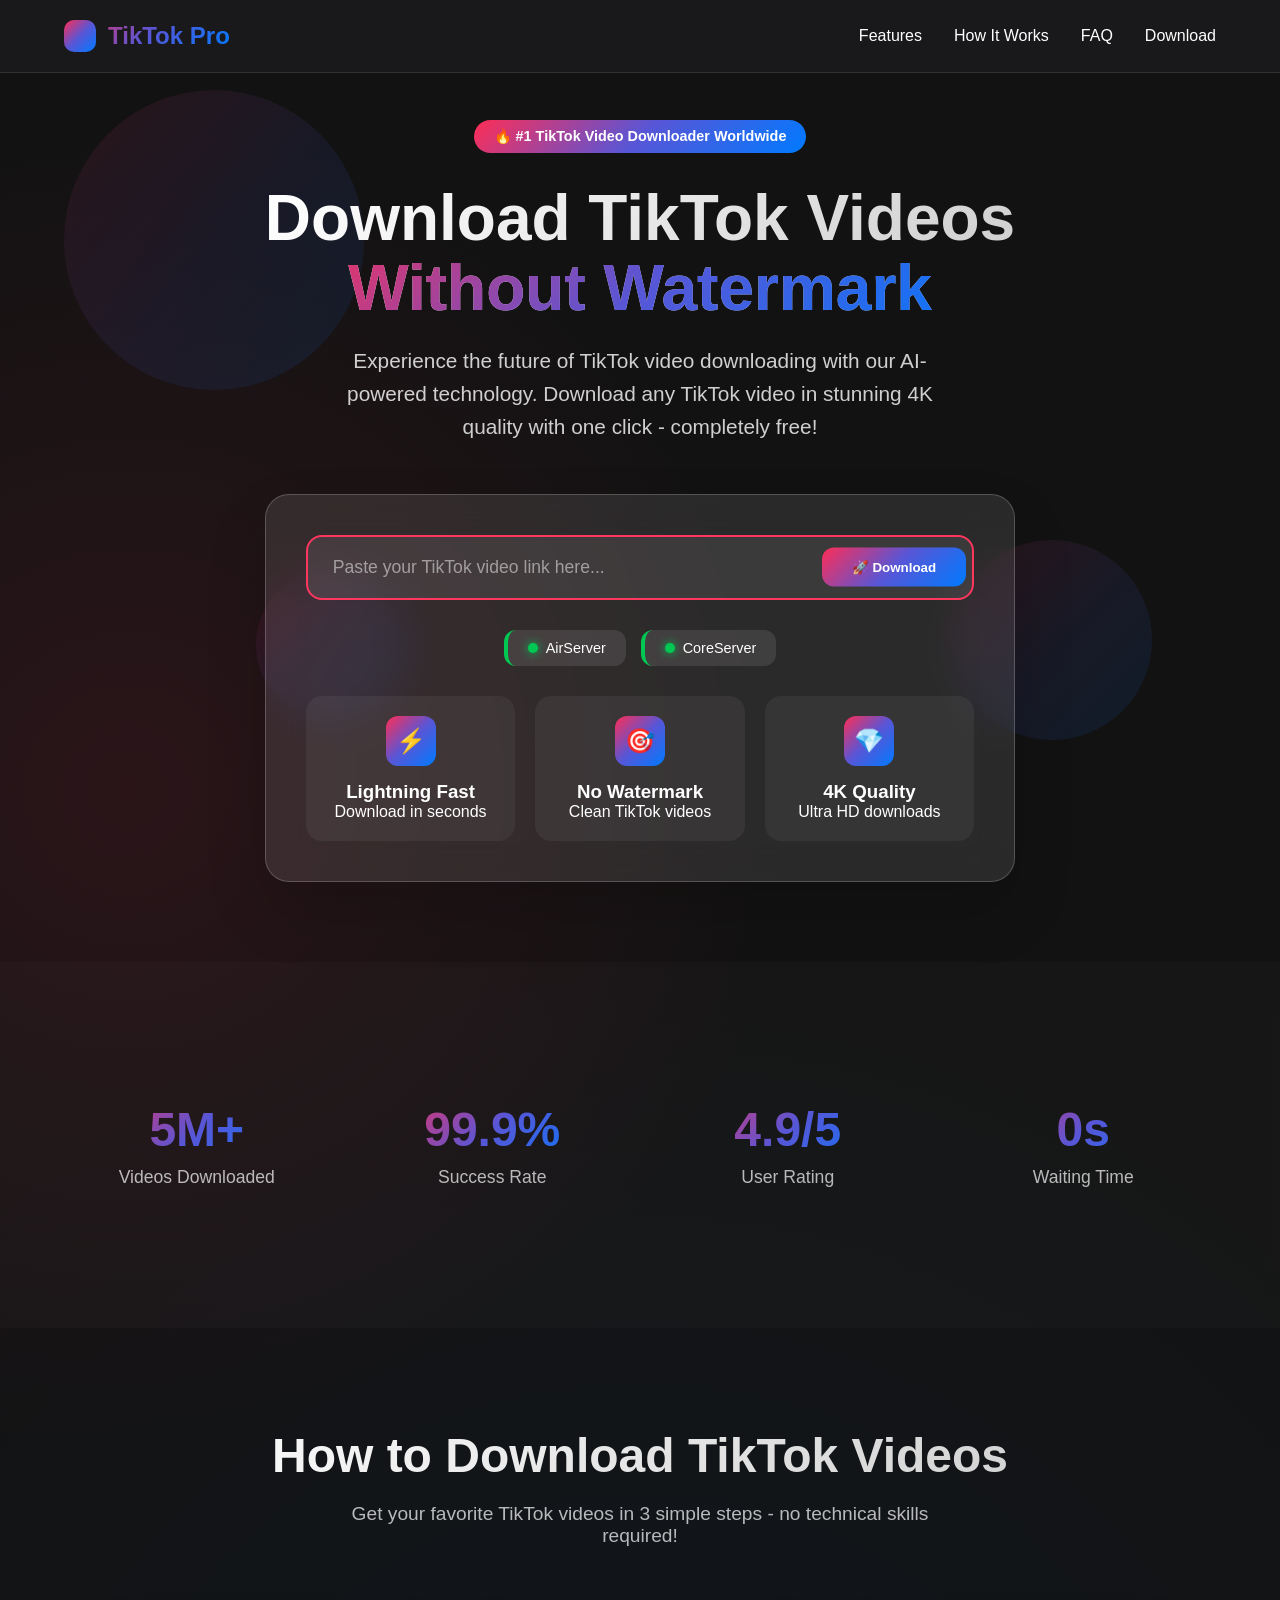
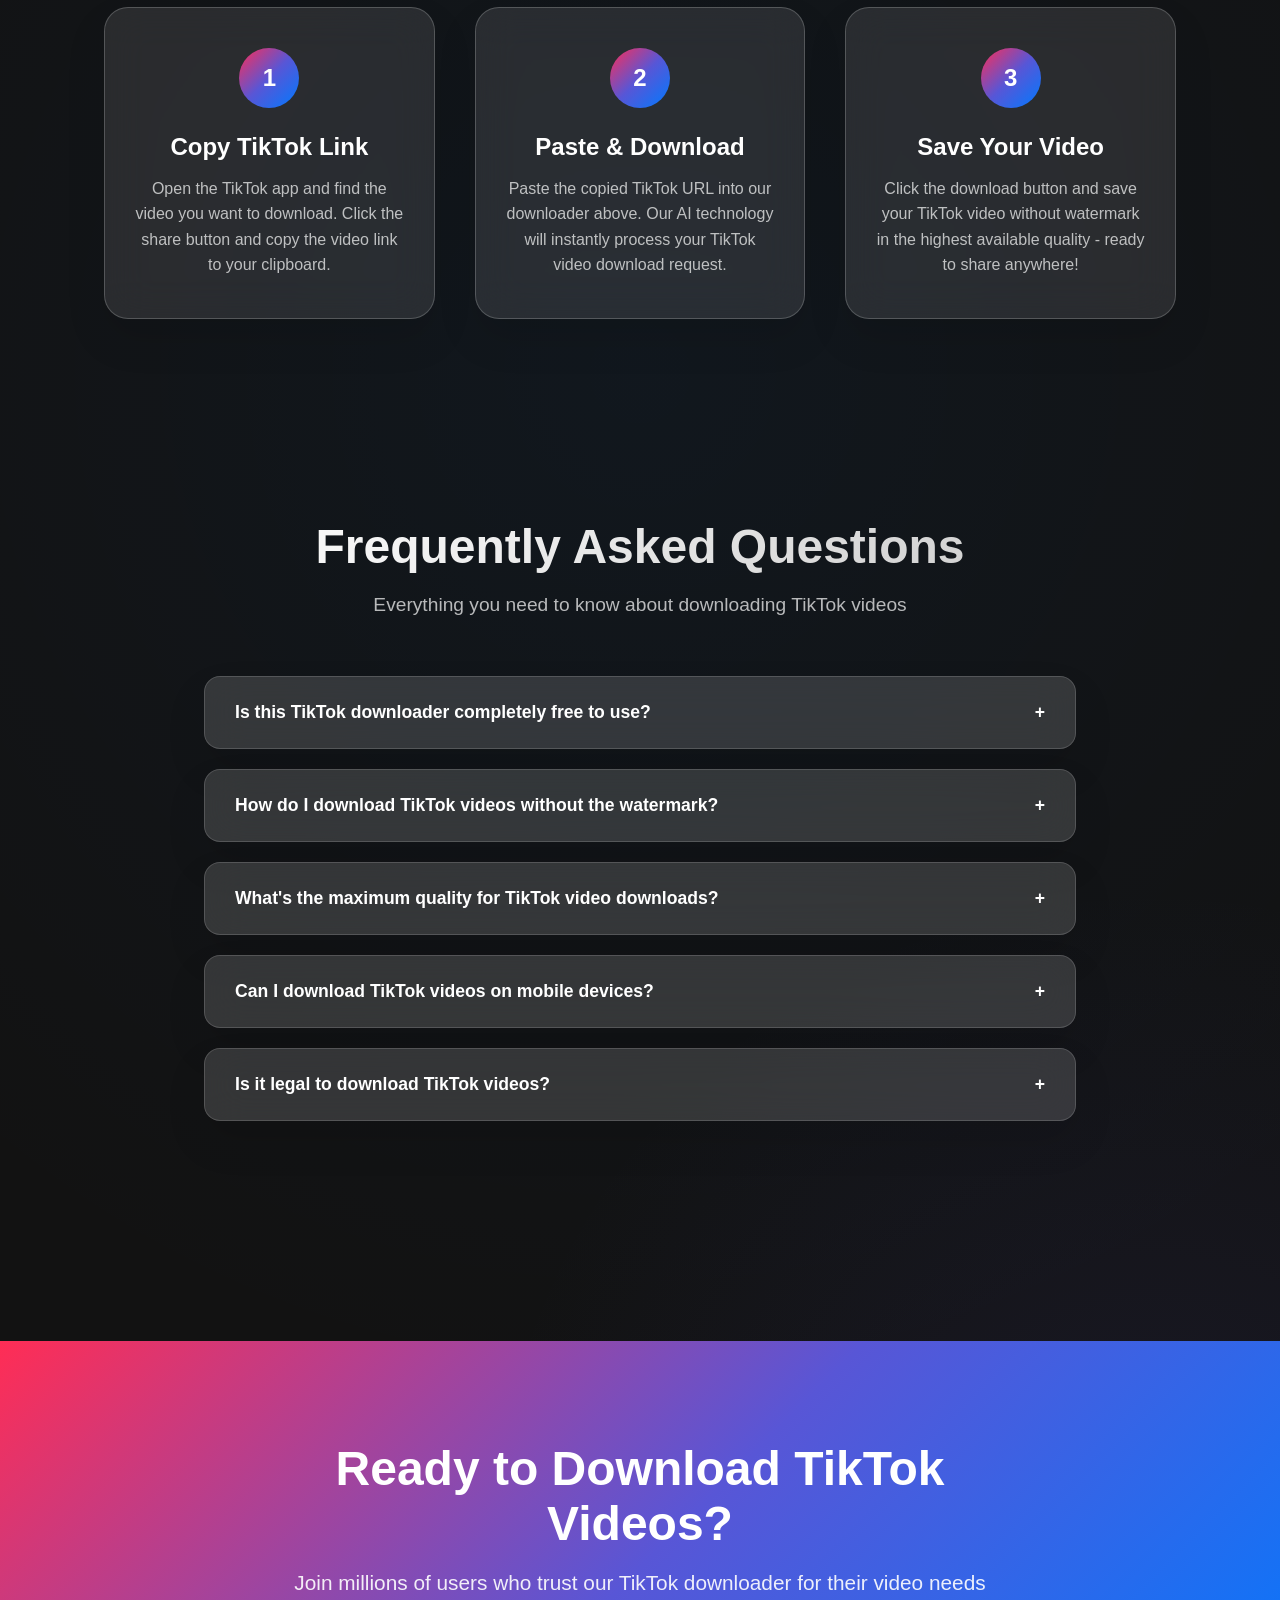
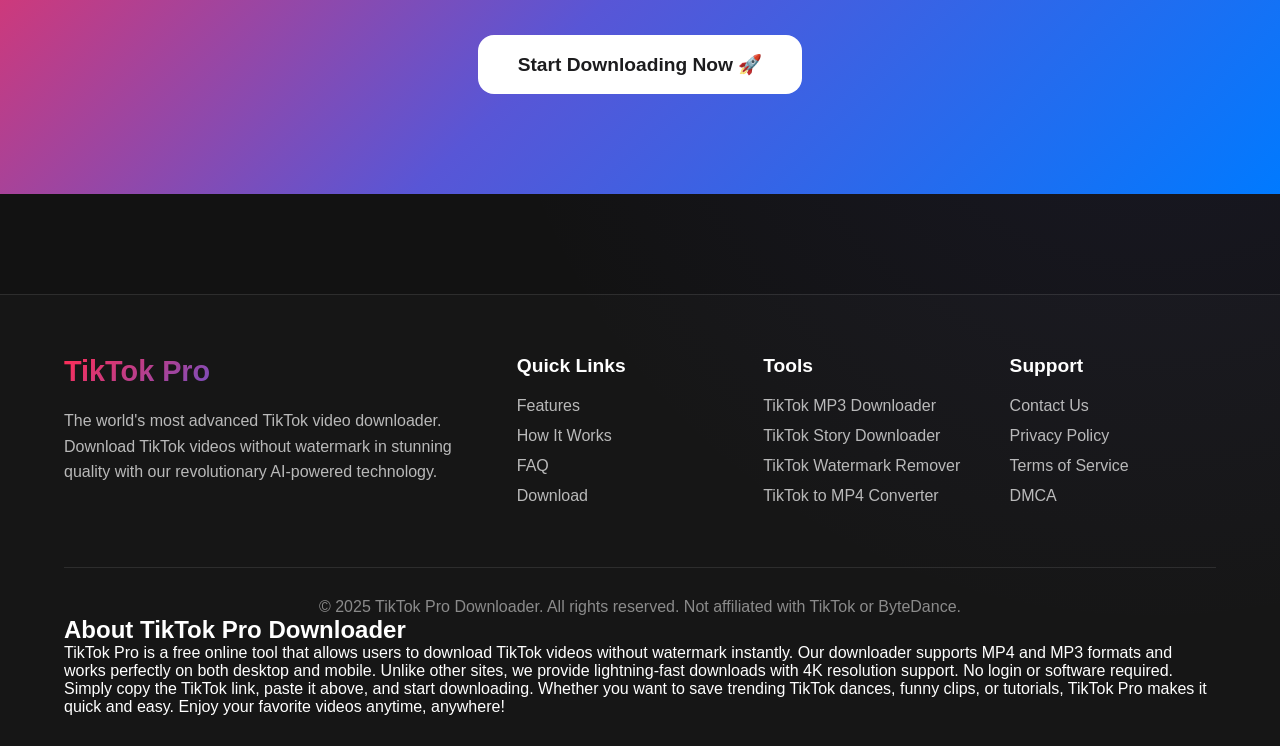
<file: index.html>
<!DOCTYPE html>
<html lang="en" dir="ltr">
<head>
    <!-- Google tag (gtag.js) -->
<script async src="https://www.googletagmanager.com/gtag/js?id=G-RECQMVKDXV"></script>
<script>
  window.dataLayer = window.dataLayer || [];
  function gtag(){dataLayer.push(arguments);}
  gtag('js', new Date());

  gtag('config', 'G-RECQMVKDXV');
</script>
    <meta name="google-site-verification" content="lVMtkhJx00oUNc1hNeSkJtUrA5D8DQFoH2conZ3Y4zc" />
    <meta charset="UTF-8">
    <meta name="viewport" content="width=device-width, initial-scale=1.0">
    <meta name="description" content="Revolutionary TikTok Video Downloader - Download TikTok videos without watermark in 4K Ultra HD quality. Fastest TikTok to MP4 converter with AI-powered technology. Save TikTok videos with one click - No limits, no registration, completely free!">
    <meta name="keywords" content="tiktok downloader, tiktok video downloader, tiktok to mp4, download tiktok videos, download tiktok video, tiktok mp4 downloader, tiktok mp4 download, save tiktok video, tiktok download without watermark, tiktokto mp4, tiktokdownloadvideo, sss tiktoj, snaptik spp, save tik tok com, load video tiktok, downloadtiktok com, downloaders tik tok, tiktok free download, tiktok watermark remover free, download tiktok video without watermark, download tiktok without water, dow tiktok without watermark, daolnwod tiktok, save tiktok without watermark, downl9ad tiktok, dow video tiktok, snaptik tiktok downloader, tiktok to mp3, save tiktok video, down video tiktok, tiktok downloader no watermark, snaptiktok, downl9ad tiktok, sss tiktok, tiktok to mp4, remove tiktok watermark free, tiktok download pc, tiktok saver, tiktok downloader app, save tiktok, download tiktok without watermark, tiktok watermark remover, tiktok download video, download video tiktok, tiktokvideodownload com, tik video download, tik tokvideo download, tik tok video dow, tik tik downloader, download tik videos, daolnwod tiktok video, tiktokvideodownload, snaptiks, downloadtiktokvideo com, tiktok dow, snap tik, tiktokdownload, download tiktok video, tiktok video downloader, sss tiktok download, ssstiktok download, sss tik tok, tikmate, ssstiktok hd, tikmate hd, tiktok downloader hd, tiktok mate, tikdownloader, tiktok video download hd, tiktok video download without watermark, tik tok video download, sss tiktok io, tiktok video download 4k">
    <meta name="author" content="TikTok Pro Downloader">
    <title>🚀 TikTok Pro Downloader - Download TikTok Videos in 4K Without Watermark</title>
    
    <!-- Structured Data for SEO -->
    <script type="application/ld+json">
    {
        "@context": "https://schema.org",
        "@type": "WebApplication",
        "name": "TikTok Pro Downloader",
        "description": "Revolutionary TikTok Video Downloader with AI-powered technology. Download TikTok videos without watermark in 4K Ultra HD quality",
        "applicationCategory": "UtilityApplication",
        "operatingSystem": "Any",
        "offers": {
            "@type": "Offer",
            "price": "0",
            "priceCurrency": "USD"
        },
        "aggregateRating": {
            "@type": "AggregateRating",
            "ratingValue": "4.9",
            "ratingCount": "15842"
        }
    }
    </script>

    <style>
        :root {
            --primary: #FF2D55;
            --secondary: #5856D6;
            --accent: #FF375F;
            --dark: #1C1C1E;
            --darker: #121212;
            --light: #F2F2F7;
            --gradient: linear-gradient(135deg, #FF2D55 0%, #5856D6 50%, #007AFF 100%);
            --glass: rgba(255, 255, 255, 0.1);
            --glass-border: rgba(255, 255, 255, 0.2);
            --shadow: 0 20px 40px rgba(0, 0, 0, 0.1);
            --shadow-lg: 0 30px 60px rgba(0, 0, 0, 0.15);
        }

        * {
            margin: 0;
            padding: 0;
            box-sizing: border-box;
            font-family: 'SF Pro Display', -apple-system, BlinkMacSystemFont, 'Segoe UI', Roboto, sans-serif;
        }

        body {
            background: var(--darker);
            color: white;
            min-height: 100vh;
            overflow-x: hidden;
            background-image: 
                radial-gradient(circle at 10% 20%, rgba(255, 45, 85, 0.1) 0%, transparent 20%),
                radial-gradient(circle at 90% 80%, rgba(88, 86, 214, 0.1) 0%, transparent 20%),
                radial-gradient(circle at 50% 50%, rgba(0, 122, 255, 0.05) 0%, transparent 50%);
        }

        /* Floating Background Elements */
        .floating-elements {
            position: fixed;
            top: 0;
            left: 0;
            width: 100%;
            height: 100%;
            pointer-events: none;
            z-index: -1;
        }

        .floating-element {
            position: absolute;
            background: var(--gradient);
            border-radius: 50%;
            opacity: 0.1;
            animation: float 20s infinite linear;
        }

        .floating-element:nth-child(1) { width: 300px; height: 300px; top: 10%; left: 5%; animation-delay: 0s; }
        .floating-element:nth-child(2) { width: 200px; height: 200px; top: 60%; right: 10%; animation-delay: -5s; }
        .floating-element:nth-child(3) { width: 150px; height: 150px; bottom: 20%; left: 20%; animation-delay: -10s; }

        @keyframes float {
            0%, 100% { transform: translateY(0px) rotate(0deg); }
            25% { transform: translateY(-20px) rotate(90deg); }
            50% { transform: translateY(0px) rotate(180deg); }
            75% { transform: translateY(20px) rotate(270deg); }
        }

        /* Glass Morphism Container */
        .glass-container {
            background: var(--glass);
            backdrop-filter: blur(20px);
            border: 1px solid var(--glass-border);
            border-radius: 24px;
            box-shadow: var(--shadow);
        }

        /* Header */
        .main-header {
            padding: 20px 5%;
            position: fixed;
            top: 0;
            width: 100%;
            z-index: 1000;
            background: rgba(28, 28, 30, 0.8);
            backdrop-filter: blur(20px);
            border-bottom: 1px solid rgba(255, 255, 255, 0.1);
        }

        .nav-container {
            max-width: 1400px;
            margin: 0 auto;
            display: flex;
            justify-content: space-between;
            align-items: center;
        }

        .logo {
            display: flex;
            align-items: center;
            gap: 12px;
            font-size: 1.5rem;
            font-weight: 700;
            background: var(--gradient);
            -webkit-background-clip: text;
            background-clip: text;
            color: transparent;
        }

        .logo-icon {
            width: 32px;
            height: 32px;
            background: var(--gradient);
            border-radius: 10px;
            display: flex;
            align-items: center;
            justify-content: center;
        }

        .nav-links {
            display: flex;
            gap: 32px;
            list-style: none;
        }

        .nav-links a {
            color: white;
            text-decoration: none;
            font-weight: 500;
            transition: all 0.3s ease;
            position: relative;
        }

        .nav-links a:hover {
            color: var(--accent);
        }

        .nav-links a::after {
            content: '';
            position: absolute;
            bottom: -5px;
            left: 0;
            width: 0;
            height: 2px;
            background: var(--gradient);
            transition: width 0.3s ease;
        }

        .nav-links a:hover::after {
            width: 100%;
        }

        /* Hero Section */
        .hero {
            min-height: 100vh;
            display: flex;
            align-items: center;
            justify-content: center;
            padding: 120px 5% 80px;
            position: relative;
        }

        .hero-content {
            max-width: 1200px;
            text-align: center;
            z-index: 2;
        }

        .hero-badge {
            display: inline-block;
            background: var(--gradient);
            padding: 8px 20px;
            border-radius: 50px;
            font-size: 0.9rem;
            font-weight: 600;
            margin-bottom: 30px;
            animation: pulse 2s infinite;
        }

        @keyframes pulse {
            0%, 100% { transform: scale(1); }
            50% { transform: scale(1.05); }
        }

        .hero-title {
            font-size: 4rem;
            font-weight: 800;
            margin-bottom: 20px;
            background: linear-gradient(135deg, #fff 0%, #ccc 100%);
            -webkit-background-clip: text;
            background-clip: text;
            color: transparent;
            line-height: 1.1;
        }

        .hero-subtitle {
            font-size: 1.3rem;
            color: rgba(255, 255, 255, 0.8);
            margin-bottom: 50px;
            max-width: 600px;
            margin-left: auto;
            margin-right: auto;
            line-height: 1.6;
        }

        /* Download Box */
        .download-box {
            max-width: 800px;
            margin: 0 auto;
            padding: 40px;
            background: var(--glass);
            backdrop-filter: blur(20px);
            border: 1px solid var(--glass-border);
            border-radius: 24px;
            box-shadow: var(--shadow-lg);
        }

        .url-input-container {
            position: relative;
            margin-bottom: 30px;
        }

        .url-input {
            width: 100%;
            padding: 20px 140px 20px 25px;
            background: rgba(255, 255, 255, 0.05);
            border: 2px solid rgba(255, 255, 255, 0.1);
            border-radius: 16px;
            color: white;
            font-size: 1.1rem;
            transition: all 0.3s ease;
        }

        .url-input:focus {
            outline: none;
            border-color: var(--accent);
            background: rgba(255, 255, 255, 0.08);
        }

        .url-input::placeholder {
            color: rgba(255, 255, 255, 0.5);
        }

        .download-btn {
            position: absolute;
            right: 8px;
            top: 50%;
            transform: translateY(-50%);
            background: var(--gradient);
            border: none;
            padding: 12px 30px;
            border-radius: 12px;
            color: white;
            font-weight: 600;
            cursor: pointer;
            transition: all 0.3s ease;
            display: flex;
            align-items: center;
            gap: 8px;
        }

        .download-btn:hover {
            transform: translateY(-50%) scale(1.05);
            box-shadow: 0 10px 25px rgba(255, 45, 85, 0.3);
        }

        .features-grid {
            display: grid;
            grid-template-columns: repeat(3, 1fr);
            gap: 20px;
            margin-top: 30px;
        }

        .feature-card {
            padding: 20px;
            background: rgba(255, 255, 255, 0.05);
            border-radius: 16px;
            text-align: center;
            transition: all 0.3s ease;
        }

        .feature-card:hover {
            transform: translateY(-5px);
            background: rgba(255, 255, 255, 0.08);
        }

        .feature-icon {
            width: 50px;
            height: 50px;
            margin: 0 auto 15px;
            background: var(--gradient);
            border-radius: 12px;
            display: flex;
            align-items: center;
            justify-content: center;
            font-size: 1.5rem;
        }

        /* Status and Results */
        .status-section {
            margin-top: 30px;
            text-align: center;
        }

        .server-status {
            display: flex;
            justify-content: center;
            gap: 15px;
            margin-bottom: 20px;
            flex-wrap: wrap;
        }

        .server-item {
            padding: 10px 20px;
            background: rgba(255, 255, 255, 0.1);
            border-radius: 12px;
            font-size: 0.9rem;
            display: flex;
            align-items: center;
            gap: 8px;
        }

        .server-online {
            border-left: 4px solid #00c853;
        }

        .server-offline {
            border-left: 4px solid #ff1744;
        }

        .status-indicator {
            width: 10px;
            height: 10px;
            border-radius: 50%;
            display: inline-block;
        }

        .online {
            background: #00c853;
            box-shadow: 0 0 10px #00c853;
        }

        .offline {
            background: #ff1744;
        }

        .loading {
            display: none;
            text-align: center;
            margin: 20px 0;
        }

        .loading-spinner {
            border: 4px solid rgba(255, 255, 255, 0.3);
            border-radius: 50%;
            border-top: 4px solid var(--accent);
            width: 50px;
            height: 50px;
            animation: spin 1s linear infinite;
            margin: 0 auto 15px;
        }

        @keyframes spin {
            0% { transform: rotate(0deg); }
            100% { transform: rotate(360deg); }
        }

        .error-message {
            display: none;
            background: rgba(244, 67, 54, 0.1);
            padding: 15px;
            border-radius: 12px;
            color: #ff5252;
            margin: 15px 0;
            border-left: 4px solid #ff5252;
        }

        .result-section {
            display: none;
            background: rgba(255, 255, 255, 0.05);
            padding: 30px;
            border-radius: 16px;
            margin-top: 30px;
            text-align: center;
        }

        .video-preview {
            width: 100%;
            max-width: 400px;
            border-radius: 12px;
            margin: 20px 0;
            background: #000;
            box-shadow: 0 10px 30px rgba(0, 0, 0, 0.3);
        }

        .method-indicator {
            background: rgba(0, 200, 83, 0.1);
            padding: 10px 20px;
            border-radius: 50px;
            display: inline-block;
            margin: 15px 0;
            border: 1px solid rgba(0, 200, 83, 0.3);
        }

        /* Stats Section */
        .stats-section {
            padding: 100px 5%;
            background: rgba(255, 255, 255, 0.02);
        }

        .stats-grid {
            display: grid;
            grid-template-columns: repeat(4, 1fr);
            gap: 30px;
            max-width: 1200px;
            margin: 0 auto;
        }

        .stat-card {
            text-align: center;
            padding: 40px 20px;
        }

        .stat-number {
            font-size: 3rem;
            font-weight: 800;
            background: var(--gradient);
            -webkit-background-clip: text;
            background-clip: text;
            color: transparent;
            margin-bottom: 10px;
        }

        .stat-label {
            color: rgba(255, 255, 255, 0.7);
            font-size: 1.1rem;
        }

        /* How It Works */
        .how-it-works {
            padding: 100px 5%;
            max-width: 1200px;
            margin: 0 auto;
        }

        .section-title {
            text-align: center;
            font-size: 3rem;
            font-weight: 800;
            margin-bottom: 20px;
            background: linear-gradient(135deg, #fff 0%, #ccc 100%);
            -webkit-background-clip: text;
            background-clip: text;
            color: transparent;
        }

        .section-subtitle {
            text-align: center;
            font-size: 1.2rem;
            color: rgba(255, 255, 255, 0.7);
            margin-bottom: 60px;
            max-width: 600px;
            margin-left: auto;
            margin-right: auto;
        }

        .steps-container {
            display: grid;
            grid-template-columns: repeat(3, 1fr);
            gap: 40px;
        }

        .step-card {
            padding: 40px 30px;
            text-align: center;
            position: relative;
        }

        .step-number {
            width: 60px;
            height: 60px;
            background: var(--gradient);
            border-radius: 50%;
            display: flex;
            align-items: center;
            justify-content: center;
            font-size: 1.5rem;
            font-weight: 700;
            margin: 0 auto 25px;
        }

        .step-title {
            font-size: 1.5rem;
            font-weight: 700;
            margin-bottom: 15px;
        }

        .step-description {
            color: rgba(255, 255, 255, 0.7);
            line-height: 1.6;
        }

        /* FAQ Section */
        .faq-section {
            padding: 100px 5%;
            max-width: 1000px;
            margin: 0 auto;
        }

        .faq-container {
            margin-top: 50px;
        }

        .faq-item {
            margin-bottom: 20px;
            border-radius: 16px;
            overflow: hidden;
        }

        .faq-question {
            padding: 25px 30px;
            background: rgba(255, 255, 255, 0.05);
            border: none;
            color: white;
            font-size: 1.1rem;
            font-weight: 600;
            text-align: left;
            width: 100%;
            cursor: pointer;
            display: flex;
            justify-content: space-between;
            align-items: center;
            transition: all 0.3s ease;
        }

        .faq-question:hover {
            background: rgba(255, 255, 255, 0.08);
        }

        .faq-answer {
            padding: 0 30px;
            max-height: 0;
            overflow: hidden;
            background: rgba(255, 255, 255, 0.02);
            transition: all 0.3s ease;
        }

        .faq-item.active .faq-answer {
            padding: 25px 30px;
            max-height: 500px;
        }

        .faq-item.active .faq-icon {
            transform: rotate(45deg);
        }

        .faq-icon {
            transition: transform 0.3s ease;
        }

        /* CTA Section */
        .cta-section {
            padding: 100px 5%;
            text-align: center;
            background: var(--gradient);
            margin: 100px 0;
            position: relative;
            overflow: hidden;
        }

        .cta-content {
            max-width: 800px;
            margin: 0 auto;
            position: relative;
            z-index: 2;
        }

        .cta-title {
            font-size: 3rem;
            font-weight: 800;
            margin-bottom: 20px;
        }

        .cta-subtitle {
            font-size: 1.3rem;
            margin-bottom: 40px;
            opacity: 0.9;
        }

        .cta-button {
            background: white;
            color: var(--dark);
            border: none;
            padding: 18px 40px;
            border-radius: 16px;
            font-size: 1.2rem;
            font-weight: 700;
            cursor: pointer;
            transition: all 0.3s ease;
        }

        .cta-button:hover {
            transform: translateY(-3px);
            box-shadow: 0 20px 40px rgba(0, 0, 0, 0.2);
        }

        /* Footer */
        .main-footer {
            padding: 60px 5% 30px;
            background: rgba(255, 255, 255, 0.02);
            border-top: 1px solid rgba(255, 255, 255, 0.1);
        }

        .footer-content {
            max-width: 1200px;
            margin: 0 auto;
            display: grid;
            grid-template-columns: 2fr 1fr 1fr 1fr;
            gap: 40px;
        }

        .footer-column h3 {
            margin-bottom: 20px;
            font-size: 1.2rem;
        }

        .footer-links {
            list-style: none;
        }

        .footer-links li {
            margin-bottom: 12px;
        }

        .footer-links a {
            color: rgba(255, 255, 255, 0.7);
            text-decoration: none;
            transition: color 0.3s ease;
        }

        .footer-links a:hover {
            color: white;
        }

        .footer-bottom {
            max-width: 1200px;
            margin: 50px auto 0;
            padding-top: 30px;
            border-top: 1px solid rgba(255, 255, 255, 0.1);
            text-align: center;
            color: rgba(255, 255, 255, 0.5);
        }

        /* Responsive */
        @media (max-width: 1024px) {
            .hero-title { font-size: 3rem; }
            .features-grid { grid-template-columns: 1fr 1fr; }
            .stats-grid { grid-template-columns: 1fr 1fr; }
            .steps-container { grid-template-columns: 1fr; }
            .footer-content { grid-template-columns: 1fr 1fr; }
        }

        @media (max-width: 768px) {
            .hero-title { font-size: 2.5rem; }
            .features-grid { grid-template-columns: 1fr; }
            .stats-grid { grid-template-columns: 1fr; }
            .nav-links { display: none; }
            .footer-content { grid-template-columns: 1fr; }
        }
    </style>
    <script type="application/ld+json">
{
  "@context": "https://schema.org",
  "@type": "WebApplication",
  "name": "TikTok Pro Downloader",
  "applicationCategory": "MultimediaApplication",
  "operatingSystem": "Web",
  "url": "https://tikmob.github.io/tiktok/",
  "description": "Free TikTok video downloader without watermark. Save TikTok videos in HD and MP4 formats instantly online.",
  "creator": {
    "@type": "Organization",
    "name": "TikTok Pro"
  }
}
</script>

</head>
<body>    
    <!-- Floating Background Elements -->
    <div class="floating-elements">
        <div class="floating-element"></div>
        <div class="floating-element"></div>
        <div class="floating-element"></div>
    </div>

    <!-- Header -->
    <header class="main-header">
        <div class="nav-container">
            <div class="logo">
                <div class="logo-icon">🚀</div>
                TikTok Pro
            </div>
            <nav>
                <ul class="nav-links">
                    <li><a href="#features">Features</a></li>
                    <li><a href="#how-it-works">How It Works</a></li>
                    <li><a href="#faq">FAQ</a></li>
                    <li><a href="#download">Download</a></li>
                </ul>
            </nav>
        </div>
    </header>

    <!-- Hero Section -->
    <section class="hero">
        <div class="hero-content">
            <div class="hero-badge">🔥 #1 TikTok Video Downloader Worldwide</div>
            <h1 class="hero-title">
                Download TikTok Videos
                <span style="display: block; background: var(--gradient); -webkit-background-clip: text; background-clip: text; color: transparent;">Without Watermark</span>
            </h1>
            <p class="hero-subtitle">
                Experience the future of TikTok video downloading with our AI-powered technology. 
                Download any TikTok video in stunning 4K quality with one click - completely free!
            </p>
            
            <div class="download-box">
                <div class="url-input-container">
                    <input type="text" class="url-input" placeholder="Paste your TikTok video link here..." id="videoUrl">
                    <button class="download-btn" id="downloadBtn">
                        <span>🚀 Download</span>
                    </button>
                </div>
                
                <!-- Server Status -->
                <div class="status-section">
                    <div class="server-status">
                        <div class="server-item server-online">
                            <span class="status-indicator online"></span>
                            <span>AirServer</span>
                        </div>
                        <div class="server-item server-online">
                            <span class="status-indicator online"></span>
                            <span>CoreServer</span>
                        </div>
                    </div>
                    
                    <div class="loading" id="loading">
                        <div class="loading-spinner"></div>
                        <p id="loadingText">Connecting to download service...</p>
                    </div>
                    
                    <div class="error-message" id="errorMessage"></div>
                    
                    <div class="result-section" id="resultSection">
                        <h3>✅ Video Downloaded Successfully!</h3>
                        <div class="method-indicator" id="methodUsed">
                            Downloaded via: <strong id="methodName">AirServer</strong>
                        </div>
                        <video class="video-preview" id="videoPreview" controls></video>
                        <button class="download-btn" id="saveBtn" style="position: relative; transform: none; margin-top: 15px;">
                            <span>📥 Save Video</span>
                        </button>
                    </div>
                </div>
                
                <div class="features-grid">
                    <div class="feature-card">
                        <div class="feature-icon">⚡</div>
                        <h3>Lightning Fast</h3>
                        <p>Download in seconds</p>
                    </div>
                    <div class="feature-card">
                        <div class="feature-icon">🎯</div>
                        <h3>No Watermark</h3>
                        <p>Clean TikTok videos</p>
                    </div>
                    <div class="feature-card">
                        <div class="feature-icon">💎</div>
                        <h3>4K Quality</h3>
                        <p>Ultra HD downloads</p>
                    </div>
                </div>
            </div>
        </div>
    </section>

    <!-- Stats Section -->
    <section class="stats-section">
        <div class="stats-grid">
            <div class="stat-card">
                <div class="stat-number">5M+</div>
                <div class="stat-label">Videos Downloaded</div>
            </div>
            <div class="stat-card">
                <div class="stat-number">99.9%</div>
                <div class="stat-label">Success Rate</div>
            </div>
            <div class="stat-card">
                <div class="stat-number">4.9/5</div>
                <div class="stat-label">User Rating</div>
            </div>
            <div class="stat-card">
                <div class="stat-number">0s</div>
                <div class="stat-label">Waiting Time</div>
            </div>
        </div>
    </section>

    <!-- How It Works -->
    <section class="how-it-works" id="how-it-works">
        <h2 class="section-title">How to Download TikTok Videos</h2>
        <p class="section-subtitle">Get your favorite TikTok videos in 3 simple steps - no technical skills required!</p>
        
        <div class="steps-container">
            <div class="step-card glass-container">
                <div class="step-number">1</div>
                <h3 class="step-title">Copy TikTok Link</h3>
                <p class="step-description">
                    Open the TikTok app and find the video you want to download. 
                    Click the share button and copy the video link to your clipboard.
                </p>
            </div>
            <div class="step-card glass-container">
                <div class="step-number">2</div>
                <h3 class="step-title">Paste & Download</h3>
                <p class="step-description">
                    Paste the copied TikTok URL into our downloader above. 
                    Our AI technology will instantly process your TikTok video download request.
                </p>
            </div>
            <div class="step-card glass-container">
                <div class="step-number">3</div>
                <h3 class="step-title">Save Your Video</h3>
                <p class="step-description">
                    Click the download button and save your TikTok video without watermark 
                    in the highest available quality - ready to share anywhere!
                </p>
            </div>
        </div>
    </section>

    <!-- FAQ Section -->
    <section class="faq-section" id="faq">
        <h2 class="section-title">Frequently Asked Questions</h2>
        <p class="section-subtitle">Everything you need to know about downloading TikTok videos</p>
        
        <div class="faq-container">
            <div class="faq-item glass-container">
                <button class="faq-question">
                    Is this TikTok downloader completely free to use?
                    <span class="faq-icon">+</span>
                </button>
                <div class="faq-answer">
                    <p>Yes! Our TikTok video downloader is 100% free with no hidden costs. You can download unlimited TikTok videos without watermark - no registration required. We believe in providing the best TikTok download experience completely free of charge.</p>
                </div>
            </div>
            
            <div class="faq-item glass-container">
                <button class="faq-question">
                    How do I download TikTok videos without the watermark?
                    <span class="faq-icon">+</span>
                </button>
                <div class="faq-answer">
                    <p>Simply copy the TikTok video URL from the app, paste it into our downloader, and click download. Our advanced technology automatically removes the TikTok watermark while preserving the original video quality. You'll get a clean TikTok video ready for sharing.</p>
                </div>
            </div>
            
            <div class="faq-item glass-container">
                <button class="faq-question">
                    What's the maximum quality for TikTok video downloads?
                    <span class="faq-icon">+</span>
                </button>
                <div class="faq-answer">
                    <p>We support up to 4K Ultra HD quality for TikTok video downloads. The actual quality depends on the original video uploaded to TikTok. Our downloader always provides the highest available quality for each TikTok video you want to save.</p>
                </div>
            </div>
            
            <div class="faq-item glass-container">
                <button class="faq-question">
                    Can I download TikTok videos on mobile devices?
                    <span class="faq-icon">+</span>
                </button>
                <div class="faq-answer">
                    <p>Absolutely! Our TikTok downloader works perfectly on all devices - iPhone, Android, iPad, and desktop computers. The mobile-friendly interface makes it easy to download TikTok videos directly on your phone without installing any app.</p>
                </div>
            </div>
            
            <div class="faq-item glass-container">
                <button class="faq-question">
                    Is it legal to download TikTok videos?
                    <span class="faq-icon">+</span>
                </button>
                <div class="faq-answer">
                    <p>Downloading TikTok videos for personal use is generally acceptable. However, we recommend respecting copyright laws and the original creators' rights. Do not redistribute downloaded content without permission from the content owner.</p>
                </div>
            </div>
        </div>
    </section>

    <!-- CTA Section -->
    <section class="cta-section">
        <div class="cta-content">
            <h2 class="cta-title">Ready to Download TikTok Videos?</h2>
            <p class="cta-subtitle">Join millions of users who trust our TikTok downloader for their video needs</p>
            <button class="cta-button">Start Downloading Now 🚀</button>
        </div>
    </section>

    <!-- Footer -->
    <footer class="main-footer">
        <div class="footer-content">
            <div class="footer-column">
                <div class="logo" style="font-size: 1.8rem; margin-bottom: 20px;">TikTok Pro</div>
                <p style="color: rgba(255,255,255,0.7); line-height: 1.6;">
                    The world's most advanced TikTok video downloader. Download TikTok videos without watermark in stunning quality with our revolutionary AI-powered technology.
                </p>
            </div>
            
            <div class="footer-column">
                <h3>Quick Links</h3>
                <ul class="footer-links">
                    <li><a href="#features">Features</a></li>
                    <li><a href="#how-it-works">How It Works</a></li>
                    <li><a href="#faq">FAQ</a></li>
                    <li><a href="#download">Download</a></li>
                </ul>
            </div>
            
            <div class="footer-column">
                <h3>Tools</h3>
                <ul class="footer-links">
                    <li><a href="#">TikTok MP3 Downloader</a></li>
                    <li><a href="#">TikTok Story Downloader</a></li>
                    <li><a href="#">TikTok Watermark Remover</a></li>
                    <li><a href="#">TikTok to MP4 Converter</a></li>
                </ul>
            </div>
            
            <div class="footer-column">
                <h3>Support</h3>
                <ul class="footer-links">
                    <li><a href="https://tikmob.github.io/tiktok/contact.html">Contact Us</a></li>
                    <li><a href="https://tikmob.github.io/tiktok/privacy-policy.html">Privacy Policy</a></li>
                    <li><a href="https://tikmob.github.io/tiktok/terms-of-service.html">Terms of Service</a></li>
                    <li><a href="https://tikmob.github.io/tiktok/dmca.html">DMCA</a></li>
                </ul>
            </div>
        </div>
        
        <div class="footer-bottom">
            <p>&copy; 2025 TikTok Pro Downloader. All rights reserved. Not affiliated with TikTok or ByteDance.</p>
        </div>
        <section class="seo-content">
  <h2>About TikTok Pro Downloader</h2>
  <p>
    TikTok Pro is a free online tool that allows users to download TikTok videos 
    without watermark instantly. Our downloader supports MP4 and MP3 formats 
    and works perfectly on both desktop and mobile. Unlike other sites, we provide 
    lightning-fast downloads with 4K resolution support. No login or software required.
  </p>
  <p>
    Simply copy the TikTok link, paste it above, and start downloading. 
    Whether you want to save trending TikTok dances, funny clips, or tutorials, 
    TikTok Pro makes it quick and easy. Enjoy your favorite videos anytime, anywhere!
  </p>
</section>

    </footer>

    <script>
        // ====== TikTok Downloader with Auto Method Selection ======
        class TikTokDownloader {
            constructor() {
                this.currentVideo = null;
                this.workerURL = "https://tikmob.mohammedmila022.workers.dev/";
            }

            async downloadVideo(videoUrl) {
                // Try Cloudflare Worker first (Recommended)
                try {
                    console.log("🔄 Trying Cloudflare Worker (Primary)...");
                    const result = await this.tryWorker(videoUrl);
                    if (result.success) {
                        this.currentVideo = result.data;
                        return {
                            ...result,
                            method: 'worker'
                        };
                    }
                } catch (error) {
                    console.log("❌ Worker failed:", error.message);
                }

                // If Worker fails, try TikWM
                try {
                    console.log("🔄 Trying TikWM (Backup)...");
                    const result = await this.tryTikWM(videoUrl);
                    if (result.success) {
                        this.currentVideo = result.data;
                        return {
                            ...result,
                            method: 'tikwm'
                        };
                    }
                } catch (error) {
                    console.log("❌ TikWM failed:", error.message);
                }

                throw new Error('All download methods failed. Please try again later or use a different TikTok URL.');
            }

            async tryWorker(videoUrl) {
                const controller = new AbortController();
                const timeout = setTimeout(() => controller.abort(), 15000);

                try {
                    const response = await fetch(`${this.workerURL}?url=${encodeURIComponent(videoUrl)}`, {
                        signal: controller.signal,
                        headers: {
                            'Accept': 'application/json',
                            'User-Agent': 'Mozilla/5.0 (Windows NT 10.0; Win64; x64) AppleWebKit/537.36'
                        }
                    });

                    clearTimeout(timeout);

                    if (!response.ok) {
                        throw new Error(`Worker Error: ${response.status}`);
                    }

                    const data = await response.json();
                    console.log("Worker response:", data);
                    
                    // Handle different response formats from Worker
                    if (data.success && data.data && data.data.videoUrl) {
                        // Format 1: Direct video URL
                        return {
                            success: true,
                            data: data.data
                        };
                    } else if (data.apis && Array.isArray(data.apis)) {
                        // Format 2: Worker provides API instructions
                        return await this.useWorkerInstructions(data.apis, videoUrl);
                    } else if (data.videoUrl || data.url) {
                        // Format 3: Direct video URL in root
                        return {
                            success: true,
                            data: {
                                videoUrl: data.videoUrl || data.url,
                                title: data.title || "TikTok Video",
                                author: data.author || "User"
                            }
                        };
                    } else {
                        throw new Error('Worker: No video data received');
                    }

                } catch (error) {
                    clearTimeout(timeout);
                    throw error;
                }
            }

            async useWorkerInstructions(apis, videoUrl) {
                // Try APIs recommended by the worker
                for (const api of apis) {
                    try {
                        console.log(`Trying ${api.name} based on worker instructions...`);
                        let response;
                        
                        if (api.method === "POST") {
                            response = await fetch(api.url, {
                                method: 'POST',
                                headers: {
                                    'Content-Type': 'application/json',
                                    'Accept': 'application/json',
                                    'User-Agent': 'Mozilla/5.0 (Windows NT 10.0; Win64; x64) AppleWebKit/537.36'
                                },
                                body: JSON.stringify(api.body || { url: videoUrl })
                            });
                        } else {
                            response = await fetch(`${api.url}?url=${encodeURIComponent(videoUrl)}`, {
                                method: 'GET',
                                headers: {
                                    'Accept': 'application/json',
                                    'User-Agent': 'Mozilla/5.0 (Windows NT 10.0; Win64; x64) AppleWebKit/537.36'
                                }
                            });
                        }

                        if (response.ok) {
                            const data = await response.json();
                            const result = this.parseAPIResponse(api.name, data);
                            if (result.success) {
                                return result;
                            }
                        }
                    } catch (error) {
                        console.log(`${api.name} failed:`, error.message);
                        continue;
                    }
                }
                throw new Error('All Worker recommendations failed');
            }

            async tryTikWM(videoUrl) {
                const controller = new AbortController();
                const timeout = setTimeout(() => controller.abort(), 15000);

                try {
                    const response = await fetch('https://www.tikwm.com/api/', {
                        method: 'POST',
                        headers: {
                            'Content-Type': 'application/json',
                            'Accept': 'application/json',
                            'User-Agent': 'Mozilla/5.0 (Windows NT 10.0; Win64; x64) AppleWebKit/537.36'
                        },
                        body: JSON.stringify({ url: videoUrl }),
                        signal: controller.signal
                    });

                    clearTimeout(timeout);

                    if (!response.ok) {
                        throw new Error(`TikWM Error: ${response.status}`);
                    }

                    const data = await response.json();
                    
                    if (data.code === 0 && data.data && data.data.play) {
                        let videoUrl = data.data.play;
                        if (videoUrl && !videoUrl.startsWith('http')) {
                            videoUrl = 'https:' + videoUrl;
                        }
                        
                        return {
                            success: true,
                            data: {
                                videoUrl: videoUrl,
                                title: data.data.title || "TikTok Video",
                                author: data.data.author?.unique_id || "User",
                                duration: data.data.duration
                            }
                        };
                    } else if (data.msg) {
                        throw new Error(`TikWM: ${data.msg}`);
                    } else {
                        throw new Error('TikWM: Unknown error');
                    }

                } catch (error) {
                    clearTimeout(timeout);
                    throw error;
                }
            }

            parseAPIResponse(apiName, data) {
                switch (apiName) {
                    case "TikWM":
                        if (data.code === 0 && data.data && data.data.play) {
                            let videoUrl = data.data.play;
                            if (videoUrl && !videoUrl.startsWith('http')) {
                                videoUrl = 'https:' + videoUrl;
                            }
                            return {
                                success: true,
                                data: {
                                    videoUrl: videoUrl,
                                    title: data.data.title || "TikTok Video",
                                    author: data.data.author?.unique_id || "User"
                                }
                            };
                        }
                        break;
                        
                    case "SSSTik":
                        if (data.url) {
                            return {
                                success: true,
                                data: {
                                    videoUrl: data.url,
                                    title: data.title || "TikTok Video",
                                    author: data.author || "User"
                                }
                            };
                        }
                        break;
                        
                    default:
                        if (data.video_url || data.url) {
                            return {
                                success: true,
                                data: {
                                    videoUrl: data.video_url || data.url,
                                    title: data.title || "TikTok Video",
                                    author: data.author || "User"
                                }
                            };
                        }
                }
                
                return { success: false };
            }
        }

        // ====== Handle UI ======
        const downloader = new TikTokDownloader();
        const videoUrlInput = document.getElementById('videoUrl');
        const downloadBtn = document.getElementById('downloadBtn');
        const loading = document.getElementById('loading');
        const resultSection = document.getElementById('resultSection');
        const videoPreview = document.getElementById('videoPreview');
        const saveBtn = document.getElementById('saveBtn');
        const errorMessage = document.getElementById('errorMessage');
        const methodName = document.getElementById('methodName');
        const methodUsed = document.getElementById('methodUsed');
        const loadingText = document.getElementById('loadingText');

        function showError(msg) {
            errorMessage.innerHTML = `
                ${msg}
                <div style="margin-top: 10px; padding: 10px; background: rgba(255, 255, 255, 0.1); border-radius: 5px;">
                    <strong>💡 Tip:</strong> Try again in a few moments, or use a different TikTok URL.
                </div>
            `;
            errorMessage.style.display = 'block';
        }

        function hideError() {
            errorMessage.style.display = 'none';
        }

        function showLoading() {
            loading.style.display = 'block';
            resultSection.style.display = 'none';
            loadingText.textContent = "Connecting to download service...";
        }

        function hideLoading() {
            loading.style.display = 'none';
        }

        function updateLoadingText(text) {
            loadingText.textContent = text;
        }

        function isValidTikTokUrl(url) {
            const patterns = [
                /https?:\/\/(www\.)?tiktok\.com\/.+\/video\/\d+/,
                /https?:\/\/(vm|vt)\.tiktok\.com\/.+/,
                /https?:\/\/tiktok\.com\/@.+\/video\/\d+/
            ];
            return patterns.some(pattern => pattern.test(url));
        }

        // FAQ Toggle
        document.querySelectorAll('.faq-question').forEach(button => {
            button.addEventListener('click', () => {
                const faqItem = button.parentElement;
                faqItem.classList.toggle('active');
            });
        });

        // Download Functionality
        downloadBtn.addEventListener('click', async () => {
            const url = videoUrlInput.value.trim();
            
            if (!url) {
                showError('Please enter a TikTok video URL');
                return;
            }
            
            if (!isValidTikTokUrl(url)) {
                showError('Please enter a valid TikTok URL. Supported formats:<br>• https://www.tiktok.com/@username/video/1234567890<br>• https://vm.tiktok.com/ABCDEFG/');
                return;
            }
            
            hideError();
            showLoading();
            downloadBtn.disabled = true;
            
            try {
                updateLoadingText("Trying AirServer...");
                const result = await downloader.downloadVideo(url);
                
                videoPreview.src = result.data.videoUrl;
                
                // Show which method was used
                if (result.method === 'worker') {
                    methodName.textContent = 'AirServer (Primary)';
                    methodUsed.style.background = 'rgba(0, 200, 83, 0.1)';
                } else {
                    methodName.textContent = 'CoreServer (Backup)';
                    methodUsed.style.background = 'rgba(255, 193, 7, 0.1)';
                }
                
                hideLoading();
                resultSection.style.display = 'block';
                
                // Update SEO
                document.title = `Downloaded: ${result.data.title || "TikTok Video"} | TikTok Pro Downloader`;
                
                const metaDescription = document.querySelector('meta[name="description"]');
                if (metaDescription && result.data.title) {
                    metaDescription.content = `Download "${result.data.title}" TikTok video without watermark in MP4 format. Free TikTok video downloader.`;
                }
                
            } catch (error) {
                hideLoading();
                showError(error.message);
            } finally {
                downloadBtn.disabled = false;
            }
        });

        saveBtn.addEventListener('click', async () => {
    if (downloader.currentVideo && downloader.currentVideo.videoUrl) {
        try {
            saveBtn.disabled = true;
            saveBtn.innerHTML = '<span>⏳ Downloading...</span>';
            
            // جلب الفيديو كـ blob
            const response = await fetch(downloader.currentVideo.videoUrl);
            const blob = await response.blob();
            
            // إنشاء رابط تنزيل
            const url = window.URL.createObjectURL(blob);
            const a = document.createElement('a');
            a.style.display = 'none';
            a.href = url;
            
            // إنشاء اسم ملف مناسب
            const title = downloader.currentVideo.title || 'tiktok-video';
            const cleanTitle = title.replace(/[^a-z0-9]/gi, '_').toLowerCase();
            a.download = `${cleanTitle}.mp4`;
            
            document.body.appendChild(a);
            a.click();
            
            // التنظيف
            window.URL.revokeObjectURL(url);
            document.body.removeChild(a);
            
            // إعادة تعيين الزر
            saveBtn.disabled = false;
            saveBtn.innerHTML = '<span>📥 Save Video</span>';
            
        } catch (error) {
            console.error('Download error:', error);
            alert('Failed to download video. Please try again.');
            saveBtn.disabled = false;
            saveBtn.innerHTML = '<span>📥 Save Video</span>';
        }
    }
});

        // Smooth scrolling for navigation links
        document.querySelectorAll('a[href^="#"]').forEach(anchor => {
            anchor.addEventListener('click', function (e) {
                e.preventDefault();
                const target = document.querySelector(this.getAttribute('href'));
                if (target) {
                    target.scrollIntoView({
                        behavior: 'smooth',
                        block: 'start'
                    });
                }
            });
        });

        // Add some interactive effects
        document.addEventListener('mousemove', (e) => {
            const floatingElements = document.querySelectorAll('.floating-element');
            floatingElements.forEach(el => {
                const speed = parseFloat(el.getAttribute('data-speed')) || 0.02;
                const x = (window.innerWidth - e.pageX * speed) / 100;
                const y = (window.innerHeight - e.pageY * speed) / 100;
                el.style.transform = `translateX(${x}px) translateY(${y}px)`;
            });
        });

        // Initialize
        document.addEventListener('DOMContentLoaded', () => {
            // Allow Enter key to submit
            videoUrlInput.addEventListener('keypress', (e) => {
                if (e.key === 'Enter') {
                    downloadBtn.click();
                }
            });
            
            // Focus on input field
            videoUrlInput.focus();
        });
    </script>
</body>
</html>
</file>
